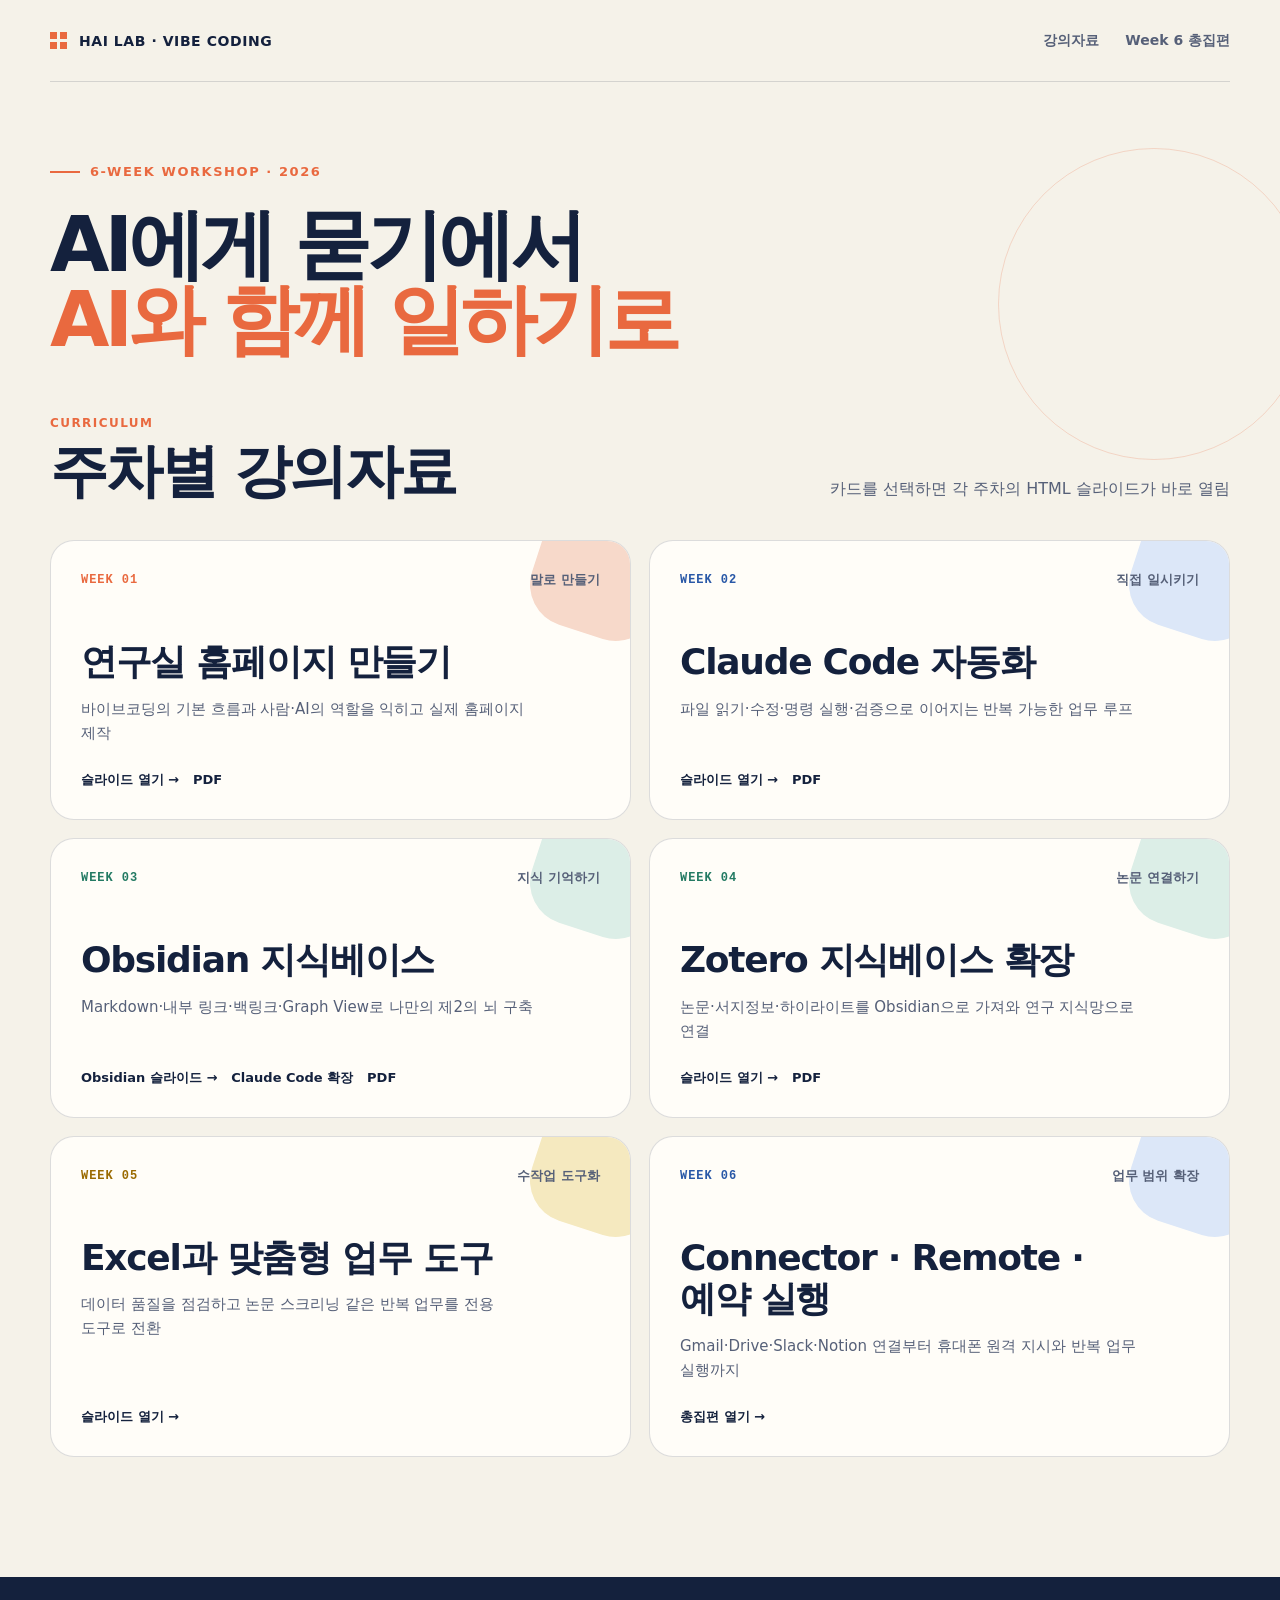
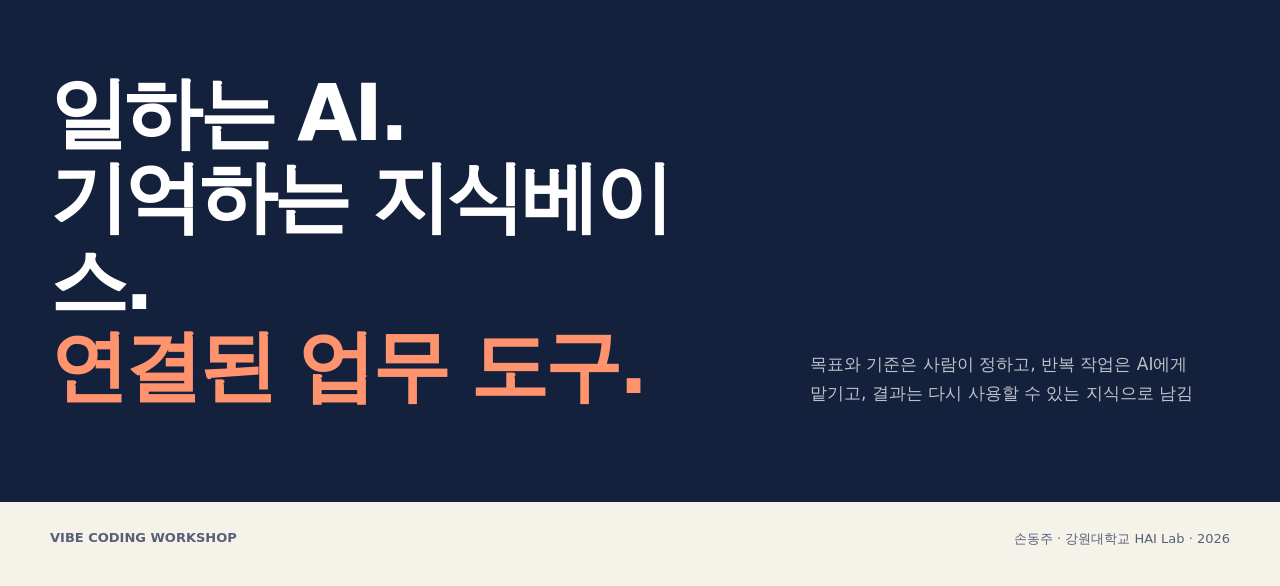
<file: index.html>
<!doctype html>
<html lang="ko">
<head>
<meta charset="utf-8" />
<meta name="viewport" content="width=device-width, initial-scale=1" />
<meta name="description" content="Claude Code, Obsidian, Zotero, Connector로 완성하는 6주 바이브코딩 업무자동화 워크숍" />
<title>Vibe Coding Workshop · HAI Lab</title>
<style>
:root {
  --paper: #f5f2e9;
  --surface: #fffdf8;
  --ink: #14213d;
  --ink-soft: #566078;
  --line: rgba(20, 33, 61, 0.15);
  --orange: #e9693f;
  --orange-soft: #f7d9ca;
  --blue: #2958a7;
  --blue-soft: #dce7f8;
  --green: #237a63;
  --green-soft: #dceee7;
  --yellow: #e1a92a;
  --yellow-soft: #f5e9bf;
  --shadow: 0 22px 70px rgba(20, 33, 61, 0.09);
}

* {
  box-sizing: border-box;
}

html {
  scroll-behavior: smooth;
}

body {
  margin: 0;
  background: var(--paper);
  color: var(--ink);
  font-family: Pretendard, "Apple SD Gothic Neo", "Noto Sans KR", system-ui, sans-serif;
}

a {
  color: inherit;
}

.site-shell {
  width: min(1180px, calc(100% - 40px));
  margin: 0 auto;
}

.site-header {
  display: flex;
  align-items: center;
  justify-content: space-between;
  min-height: 82px;
  border-bottom: 1px solid var(--line);
}

.brand {
  display: flex;
  align-items: center;
  gap: 12px;
  text-decoration: none;
  font-size: 14px;
  font-weight: 850;
  letter-spacing: 0.04em;
}

.brand-mark {
  display: grid;
  grid-template-columns: repeat(2, 7px);
  gap: 3px;
}

.brand-mark i {
  width: 7px;
  height: 7px;
  background: var(--orange);
}

.site-nav {
  display: flex;
  gap: 26px;
  color: var(--ink-soft);
  font-size: 14px;
  font-weight: 700;
}

.site-nav a {
  text-decoration: none;
}

.site-nav a:hover {
  color: var(--orange);
}

.hero {
  position: relative;
  padding: 82px 0 58px;
}

.hero > * {
  min-width: 0;
}

.hero::before {
  position: absolute;
  top: 66px;
  right: -80px;
  width: 310px;
  height: 310px;
  border: 1px solid rgba(233, 105, 63, 0.22);
  border-radius: 50%;
  content: "";
  pointer-events: none;
}

.eyebrow {
  display: flex;
  align-items: center;
  gap: 10px;
  margin: 0 0 28px;
  color: var(--orange);
  font-size: 13px;
  font-weight: 850;
  letter-spacing: 0.12em;
  text-transform: uppercase;
}

.eyebrow::before {
  width: 30px;
  height: 2px;
  background: currentColor;
  content: "";
}

h1 {
  max-width: 760px;
  margin: 0;
  font-size: clamp(48px, 6vw, 78px);
  line-height: 0.98;
  letter-spacing: -0.065em;
}

h1 em {
  color: var(--orange);
  font-style: normal;
}

.section-head {
  display: flex;
  justify-content: space-between;
  gap: 30px;
  align-items: end;
  margin-bottom: 38px;
}

.section-label {
  margin: 0 0 10px;
  color: var(--orange);
  font-size: 12px;
  font-weight: 900;
  letter-spacing: 0.12em;
  text-transform: uppercase;
}

h2 {
  margin: 0;
  font-size: clamp(34px, 5vw, 58px);
  line-height: 1.08;
  letter-spacing: -0.045em;
}

.section-desc {
  max-width: 440px;
  margin: 0;
  color: var(--ink-soft);
  font-size: 16px;
  line-height: 1.65;
  word-break: keep-all;
}

.curriculum {
  padding: 0 0 120px;
}

.weeks {
  display: grid;
  grid-template-columns: repeat(2, minmax(0, 1fr));
  gap: 18px;
}

.week-card {
  position: relative;
  display: flex;
  min-height: 270px;
  flex-direction: column;
  overflow: hidden;
  padding: 30px;
  border: 1px solid var(--line);
  border-radius: 24px;
  background: var(--surface);
  text-decoration: none;
  transition: transform 180ms ease, border-color 180ms ease, box-shadow 180ms ease;
}

.week-card:hover {
  transform: translateY(-5px);
  border-color: rgba(233, 105, 63, 0.55);
  box-shadow: var(--shadow);
}

.week-card::after {
  position: absolute;
  top: -36px;
  right: -36px;
  width: 130px;
  height: 130px;
  border-radius: 42px;
  background: var(--week-soft, var(--orange-soft));
  content: "";
  transform: rotate(18deg);
}

.week-top {
  position: relative;
  z-index: 1;
  display: flex;
  align-items: center;
  justify-content: space-between;
}

.week-number {
  color: var(--week-color, var(--orange));
  font-family: ui-monospace, SFMono-Regular, Menlo, monospace;
  font-size: 12px;
  font-weight: 900;
  letter-spacing: 0.08em;
}

.week-action {
  color: var(--ink-soft);
  font-size: 13px;
  font-weight: 800;
}

.week-title {
  position: relative;
  z-index: 1;
  max-width: 82%;
  margin: 52px 0 0;
  font-size: clamp(25px, 3vw, 36px);
  line-height: 1.16;
  letter-spacing: -0.035em;
}

.week-desc {
  position: relative;
  z-index: 1;
  max-width: 88%;
  margin: 14px 0 0;
  color: var(--ink-soft);
  font-size: 15px;
  line-height: 1.6;
  word-break: keep-all;
}

.week-links {
  position: relative;
  z-index: 1;
  display: flex;
  flex-wrap: wrap;
  gap: 14px;
  align-items: center;
  margin-top: auto;
  padding-top: 26px;
  font-size: 13px;
  font-weight: 850;
}

.week-links a {
  text-decoration: none;
}

.week-links a:hover {
  color: var(--week-color, var(--orange));
}

.week-card[data-week="2"],
.week-card[data-week="6"] {
  --week-color: var(--blue);
  --week-soft: var(--blue-soft);
}

.week-card[data-week="3"],
.week-card[data-week="4"] {
  --week-color: var(--green);
  --week-soft: var(--green-soft);
}

.week-card[data-week="5"] {
  --week-color: #9a6a00;
  --week-soft: var(--yellow-soft);
}

.closing {
  padding: 94px 0;
  background: var(--ink);
  color: #fff;
}

.closing-grid {
  display: grid;
  grid-template-columns: minmax(0, 1.25fr) minmax(280px, 0.75fr);
  gap: 60px;
  align-items: end;
}

.closing h2 {
  max-width: 780px;
  font-size: clamp(42px, 6.4vw, 78px);
}

.closing h2 em {
  color: #ff936e;
  font-style: normal;
}

.closing-note {
  margin: 0;
  color: rgba(255, 255, 255, 0.72);
  font-size: 17px;
  line-height: 1.7;
  word-break: keep-all;
}

.site-footer {
  display: flex;
  justify-content: space-between;
  gap: 24px;
  padding: 28px 0 38px;
  color: var(--ink-soft);
  font-size: 13px;
}

@media (max-width: 860px) {
  .site-nav {
    display: none;
  }

  .hero {
    padding: 66px 0 48px;
  }

  .section-head,
  .closing-grid {
    display: block;
  }

  .section-desc,
  .closing-note {
    margin-top: 20px;
  }

}

@media (max-width: 620px) {
  .site-shell {
    width: min(100% - 28px, 1180px);
  }

  h1 {
    font-size: clamp(36px, 10.3vw, 46px);
    line-height: 1.04;
    word-break: keep-all;
  }

  .hero::before {
    display: none;
  }

  .weeks {
    grid-template-columns: 1fr;
  }

  .week-card {
    min-height: 250px;
    padding: 25px;
  }

  .site-footer {
    display: block;
  }

  .site-footer span {
    display: block;
    margin-top: 6px;
  }
}
</style>
</head>
<body>
<div class="site-shell">
  <header class="site-header">
    <a class="brand" href="./" aria-label="Vibe Coding Workshop 홈">
      <span class="brand-mark" aria-hidden="true"><i></i><i></i><i></i><i></i></span>
      <span>HAI LAB · VIBE CODING</span>
    </a>
    <nav class="site-nav" aria-label="주요 메뉴">
      <a href="#curriculum">강의자료</a>
      <a href="./week6/">Week 6 총집편</a>
    </nav>
  </header>

  <main>
    <section class="hero">
      <p class="eyebrow">6-week workshop · 2026</p>
      <h1>AI에게 묻기에서<br /><em>AI와 함께 일하기로</em></h1>
    </section>

    <section class="curriculum" id="curriculum">
      <div class="section-head">
        <div>
          <p class="section-label">Curriculum</p>
          <h2>주차별 강의자료</h2>
        </div>
        <p class="section-desc">카드를 선택하면 각 주차의 HTML 슬라이드가 바로 열림</p>
      </div>

      <div class="weeks">
        <article class="week-card" data-week="1">
          <div class="week-top"><span class="week-number">WEEK 01</span><span class="week-action">말로 만들기</span></div>
          <h3 class="week-title">연구실 홈페이지 만들기</h3>
          <p class="week-desc">바이브코딩의 기본 흐름과 사람·AI의 역할을 익히고 실제 홈페이지 제작</p>
          <div class="week-links"><a href="./week1/">슬라이드 열기 →</a><a href="./week1/week1.pdf" download>PDF</a></div>
        </article>

        <article class="week-card" data-week="2">
          <div class="week-top"><span class="week-number">WEEK 02</span><span class="week-action">직접 일시키기</span></div>
          <h3 class="week-title">Claude Code 자동화</h3>
          <p class="week-desc">파일 읽기·수정·명령 실행·검증으로 이어지는 반복 가능한 업무 루프</p>
          <div class="week-links"><a href="./week2/">슬라이드 열기 →</a><a href="./pdf-모음/week2.pdf" download>PDF</a></div>
        </article>

        <article class="week-card" data-week="3">
          <div class="week-top"><span class="week-number">WEEK 03</span><span class="week-action">지식 기억하기</span></div>
          <h3 class="week-title">Obsidian 지식베이스</h3>
          <p class="week-desc">Markdown·내부 링크·백링크·Graph View로 나만의 제2의 뇌 구축</p>
          <div class="week-links"><a href="./week3-2/">Obsidian 슬라이드 →</a><a href="./week3/">Claude Code 확장</a><a href="./week3-2/week3-2.pdf" download>PDF</a></div>
        </article>

        <article class="week-card" data-week="4">
          <div class="week-top"><span class="week-number">WEEK 04</span><span class="week-action">논문 연결하기</span></div>
          <h3 class="week-title">Zotero 지식베이스 확장</h3>
          <p class="week-desc">논문·서지정보·하이라이트를 Obsidian으로 가져와 연구 지식망으로 연결</p>
          <div class="week-links"><a href="./week4/">슬라이드 열기 →</a><a href="./week4/week4.pdf" download>PDF</a></div>
        </article>

        <article class="week-card" data-week="5">
          <div class="week-top"><span class="week-number">WEEK 05</span><span class="week-action">수작업 도구화</span></div>
          <h3 class="week-title">Excel과 맞춤형 업무 도구</h3>
          <p class="week-desc">데이터 품질을 점검하고 논문 스크리닝 같은 반복 업무를 전용 도구로 전환</p>
          <div class="week-links"><a href="./week5/">슬라이드 열기 →</a></div>
        </article>

        <article class="week-card" data-week="6">
          <div class="week-top"><span class="week-number">WEEK 06</span><span class="week-action">업무 범위 확장</span></div>
          <h3 class="week-title">Connector · Remote · 예약 실행</h3>
          <p class="week-desc">Gmail·Drive·Slack·Notion 연결부터 휴대폰 원격 지시와 반복 업무 실행까지</p>
          <div class="week-links"><a href="./week6/">총집편 열기 →</a></div>
        </article>
      </div>
    </section>
  </main>
</div>

<section class="closing">
  <div class="site-shell closing-grid">
    <h2>일하는 AI.<br />기억하는 지식베이스.<br /><em>연결된 업무 도구.</em></h2>
    <p class="closing-note">목표와 기준은 사람이 정하고, 반복 작업은 AI에게 맡기고, 결과는 다시 사용할 수 있는 지식으로 남김</p>
  </div>
</section>

<footer class="site-shell site-footer">
  <strong>VIBE CODING WORKSHOP</strong>
  <span>손동주 · 강원대학교 HAI Lab · 2026</span>
</footer>
</body>
</html>
</file>
